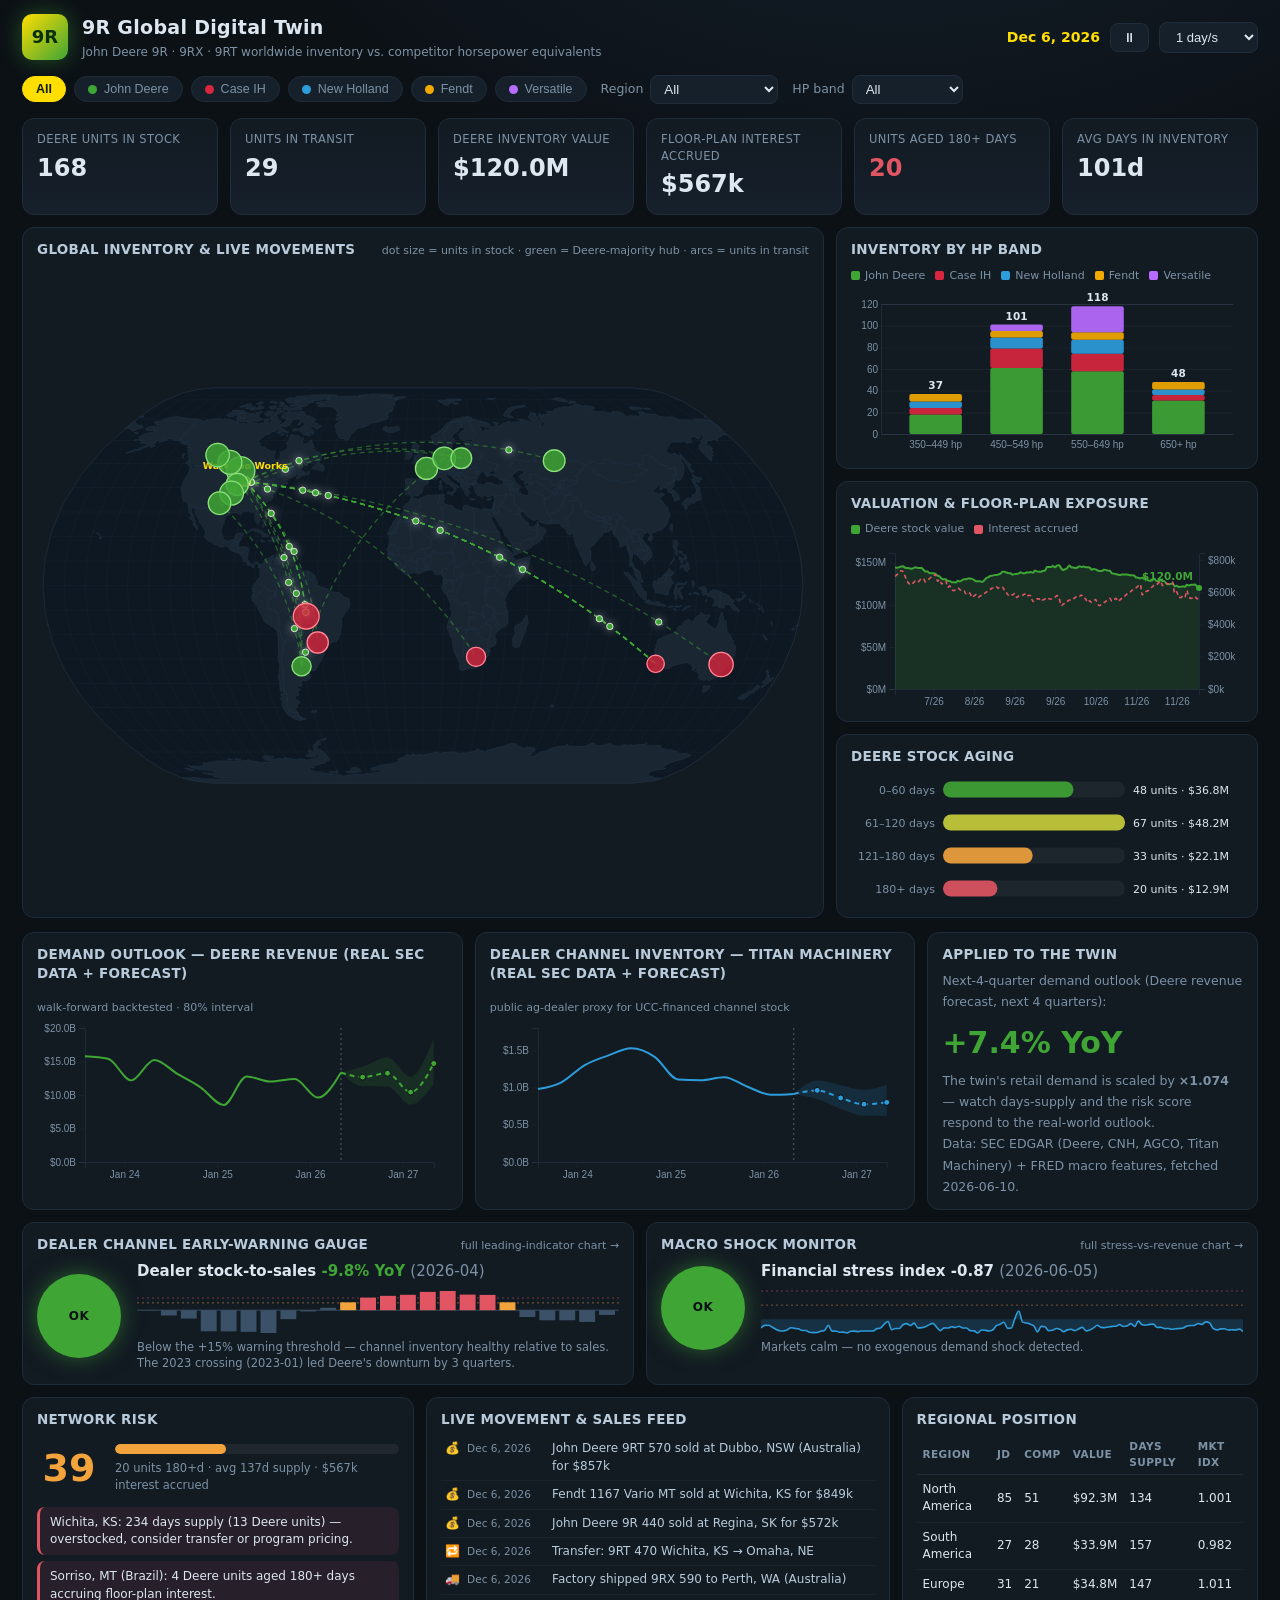
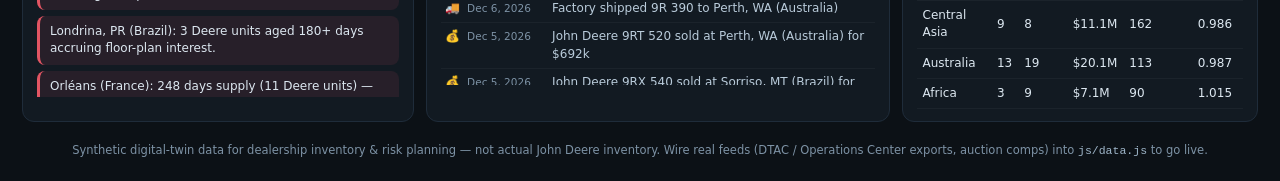
<file: index.html>
<!doctype html>
<html lang="en">
<head>
  <meta charset="utf-8">
  <meta name="viewport" content="width=device-width, initial-scale=1">
  <title>9R Global Digital Twin — Inventory, Movement &amp; Risk</title>
  <link rel="stylesheet" href="css/style.css">
</head>
<body>
  <div id="offline-banner">Could not load bundled map &amp; chart libraries (vendor/) — serve the full repo, e.g. <code>python3 -m http.server</code>.</div>

  <header>
    <div class="brand">
      <div class="logo">9R</div>
      <div>
        <h1>9R Global Digital Twin</h1>
        <p class="sub">John Deere 9R · 9RX · 9RT worldwide inventory vs. competitor horsepower equivalents</p>
      </div>
    </div>
    <div class="sim-controls">
      <span id="sim-date" class="sim-date">—</span>
      <button id="btn-play" class="btn" title="Pause">⏸</button>
      <select id="speed" class="btn" title="Simulation speed">
        <option value="0.5">0.5 day/s</option>
        <option value="1" selected>1 day/s</option>
        <option value="2">2 days/s</option>
        <option value="5">5 days/s</option>
      </select>
    </div>
  </header>

  <div class="filters">
    <div id="brand-chips" class="chips"></div>
    <label class="fsel">Region
      <select id="region-select"></select>
    </label>
    <label class="fsel">HP band
      <select id="band-select"></select>
    </label>
  </div>

  <section class="kpis">
    <div class="kpi"><div class="kpi-label">Deere units in stock</div><div class="kpi-value" id="kpi-stock">–</div></div>
    <div class="kpi"><div class="kpi-label">Units in transit</div><div class="kpi-value" id="kpi-transit">–</div></div>
    <div class="kpi"><div class="kpi-label">Deere inventory value</div><div class="kpi-value" id="kpi-value">–</div></div>
    <div class="kpi"><div class="kpi-label">Floor-plan interest accrued</div><div class="kpi-value" id="kpi-interest">–</div></div>
    <div class="kpi"><div class="kpi-label">Units aged 180+ days</div><div class="kpi-value" id="kpi-aging">–</div></div>
    <div class="kpi"><div class="kpi-label">Avg days in inventory</div><div class="kpi-value" id="kpi-days">–</div></div>
  </section>

  <main class="grid">
    <div class="card map-card">
      <div class="card-head">
        <h2>Global inventory &amp; live movements</h2>
        <span class="hint">dot size = units in stock · green = Deere-majority hub · arcs = units in transit</span>
      </div>
      <div id="map" class="map"></div>
    </div>
    <div class="col">
      <div class="card">
        <div class="card-head"><h2>Inventory by HP band</h2></div>
        <div id="band-legend" class="legend"></div>
        <div id="chart-bands" class="chart"></div>
      </div>
      <div class="card">
        <div class="card-head"><h2>Valuation &amp; floor-plan exposure</h2></div>
        <div class="legend">
          <span class="lg"><i style="background:#3fa535"></i>Deere stock value</span>
          <span class="lg"><i style="background:#e25563"></i>Interest accrued</span>
        </div>
        <div id="chart-valuation" class="chart"></div>
      </div>
      <div class="card">
        <div class="card-head"><h2>Deere stock aging</h2></div>
        <div id="chart-aging" class="chart chart-sm"></div>
      </div>
    </div>
  </main>

  <section class="grid-forecast">
    <div class="card">
      <div class="card-head">
        <h2>Demand outlook — Deere revenue (real SEC data + forecast)</h2>
        <span class="hint">walk-forward backtested · 80% interval</span>
      </div>
      <div id="chart-forecast-de" class="chart"></div>
    </div>
    <div class="card">
      <div class="card-head">
        <h2>Dealer channel inventory — Titan Machinery (real SEC data + forecast)</h2>
        <span class="hint">public ag-dealer proxy for UCC-financed channel stock</span>
      </div>
      <div id="chart-forecast-titn" class="chart"></div>
    </div>
    <div class="card outlook-card">
      <div class="card-head"><h2>Applied to the twin</h2></div>
      <div id="outlook-body" class="outlook-body">Forecast data not loaded — run
        <code>node scripts/fetch-external.js</code> then <code>node scripts/backtest.js</code>,
        and serve the repo over http.</div>
    </div>
  </section>

  <section class="grid-channel">
    <div class="card channel-card">
      <div class="card-head">
        <h2>Dealer channel early-warning gauge</h2>
        <a class="hint link" href="docs/leading-indicator.html" target="_blank">full leading-indicator chart →</a>
      </div>
      <div id="channel-gauge" class="channel-gauge">
        <div class="gauge-light" id="gauge-light"><span id="gauge-level">—</span></div>
        <div class="gauge-body">
          <div id="gauge-headline" class="gauge-headline">Channel signal loading…</div>
          <div id="gauge-spark" class="gauge-spark"></div>
          <div id="gauge-note" class="gauge-note"></div>
        </div>
      </div>
    </div>
    <div class="card channel-card">
      <div class="card-head">
        <h2>Macro shock monitor</h2>
        <a class="hint link" href="docs/shock-monitor.html" target="_blank">full stress-vs-revenue chart →</a>
      </div>
      <div id="shock-gauge" class="channel-gauge">
        <div class="gauge-light" id="shock-light"><span id="shock-level">—</span></div>
        <div class="gauge-body">
          <div id="shock-headline" class="gauge-headline">Stress index loading…</div>
          <div id="shock-spark" class="gauge-spark"></div>
          <div id="shock-note" class="gauge-note"></div>
        </div>
      </div>
    </div>
  </section>

  <section class="grid-bottom">
    <div class="card risk-card">
      <div class="card-head"><h2>Network risk</h2></div>
      <div class="risk-top">
        <div id="risk-score" class="risk-score">–</div>
        <div class="risk-right">
          <div class="risk-bar"><div id="risk-fill"></div></div>
          <div id="risk-meta" class="risk-meta">—</div>
        </div>
      </div>
      <ul id="alerts-list" class="alerts"></ul>
    </div>
    <div class="card">
      <div class="card-head"><h2>Live movement &amp; sales feed</h2></div>
      <ul id="feed-list" class="feed"></ul>
    </div>
    <div class="card">
      <div class="card-head"><h2>Regional position</h2></div>
      <table class="rtable">
        <thead>
          <tr><th>Region</th><th>JD</th><th>Comp</th><th>Value</th><th>Days supply</th><th>Mkt idx</th></tr>
        </thead>
        <tbody id="region-table"></tbody>
      </table>
    </div>
  </section>

  <footer>
    Synthetic digital-twin data for dealership inventory &amp; risk planning — not actual John Deere inventory.
    Wire real feeds (DTAC / Operations Center exports, auction comps) into <code>js/data.js</code> to go live.
  </footer>

  <script src="vendor/d3.v7.min.js"></script>
  <script src="vendor/topojson-client.min.js"></script>
  <script src="js/data.js"></script>
  <script src="js/map.js"></script>
  <script src="js/charts.js"></script>
  <script src="js/main.js"></script>
</body>
</html>
</file>
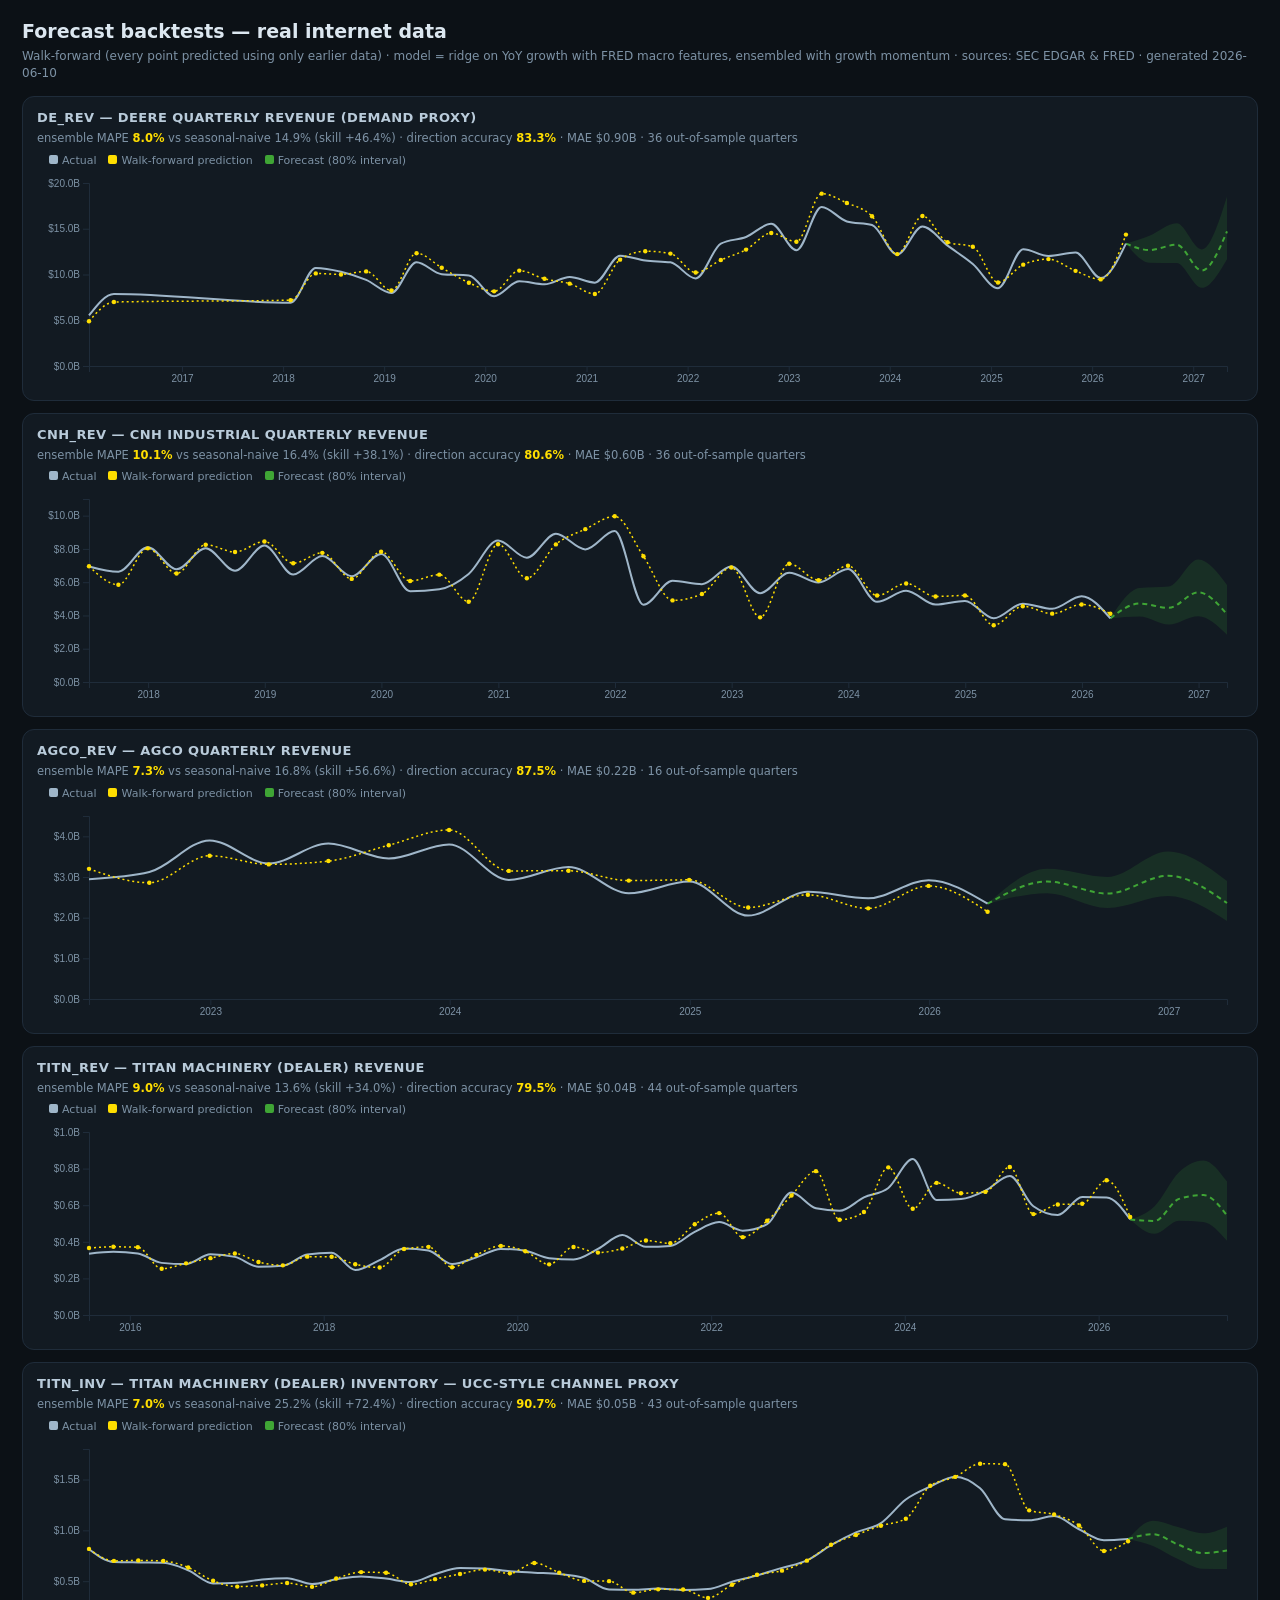
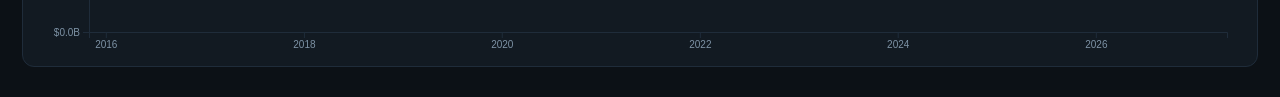
<file: docs/forecast.html>
<!doctype html>
<html lang="en">
<head>
  <meta charset="utf-8">
  <title>9R Twin — Forecast Backtests on Real Data</title>
  <style>
    :root {
      --bg: #0c1116; --panel: #121a22; --line: #1f2c3a;
      --text: #dce7f0; --muted: #7d92a5;
      --green: #3fa535; --yellow: #ffde00; --red: #e25563; --blue: #2d9cdb;
    }
    html, body { margin: 0; background: var(--bg); color: var(--text);
      font: 14px/1.45 "Segoe UI", system-ui, sans-serif; }
    .wrap { max-width: 1480px; margin: 0 auto; padding: 18px 22px; }
    h1 { font-size: 19px; margin: 0 0 2px; }
    .sub { color: var(--muted); font-size: 12px; margin: 0 0 14px; }
    .panel { background: var(--panel); border: 1px solid var(--line); border-radius: 12px;
      padding: 12px 14px; margin-bottom: 12px; }
    .panel h2 { margin: 0 0 2px; font-size: 13px; text-transform: uppercase;
      letter-spacing: 0.4px; color: #b9cbda; }
    .mrow { color: var(--muted); font-size: 11.5px; margin: 2px 0 6px; }
    .mrow b { color: var(--yellow); }
    .legend { color: var(--muted); font-size: 11px; margin-bottom: 4px; }
    .legend i { width: 9px; height: 9px; border-radius: 2px; display: inline-block; margin: 0 4px 0 12px; }
    .chart { height: 215px; }
    svg { width: 100%; height: 100%; display: block; }
    .axis text { fill: var(--muted); font-size: 10px; }
    .axis path, .axis line { stroke: var(--line); }
  </style>
</head>
<body>
<div class="wrap">
  <h1>Forecast backtests — real internet data</h1>
  <p class="sub" id="meta">
    Walk-forward (every point predicted using only earlier data) · model = ridge regression on YoY growth
    with FRED macro features, ensembled with growth momentum · sources: SEC EDGAR &amp; FRED · loading…
  </p>
  <div id="panels"></div>
</div>

<script src="../vendor/d3.v7.min.js"></script>
<script>
fetch("backtest-report.json").then(r => r.json()).then(rep => {
  document.getElementById("meta").innerHTML =
    "Walk-forward (every point predicted using only earlier data) · model = ridge on YoY growth with FRED macro " +
    "features, ensembled with growth momentum · sources: SEC EDGAR &amp; FRED · generated " + rep.generatedAt.slice(0, 10);
  const pct = v => (v * 100).toFixed(1) + "%";
  const fmtB = v => "$" + (v / 1e9).toFixed(2) + "B";

  for (const [key, s] of Object.entries(rep.series)) {
    const div = document.createElement("div");
    div.className = "panel";
    div.innerHTML =
      "<h2>" + key + " — " + s.label + "</h2>" +
      "<div class='mrow'>ensemble MAPE <b>" + pct(s.metrics.ensemble.mape) + "</b>" +
      " vs seasonal-naive " + pct(s.metrics.seasonalNaive.mape) +
      " (skill +" + pct(s.metrics.skillVsSeasonal) + ")" +
      " · direction accuracy <b>" + pct(s.metrics.ensemble.dirAcc) + "</b>" +
      " · MAE " + fmtB(s.metrics.ensemble.mae) +
      " · " + s.metrics.ensemble.n + " out-of-sample quarters</div>" +
      "<div class='legend'><i style='background:#9fb6c9'></i>Actual" +
      "<i style='background:#ffde00'></i>Walk-forward prediction" +
      "<i style='background:#3fa535'></i>Forecast (80% interval)</div>" +
      "<div class='chart' id='c-" + key + "'></div>";
    document.getElementById("panels").appendChild(div);
    draw("#c-" + key, s);
  }

  function draw(sel, s) {
    const el = document.querySelector(sel);
    const w = el.clientWidth, h = el.clientHeight;
    const M = { top: 10, right: 16, bottom: 22, left: 52 };
    const svg = d3.select(el).append("svg").attr("viewBox", "0 0 " + w + " " + h);

    const act = s.points.map(p => ({ dt: new Date(p.date), v: p.actual }));
    const pred = s.points.map(p => ({ dt: new Date(p.date), v: p.ensemble }));
    const fut = (s.forecast || []).map(f => ({ dt: new Date(f.date), v: f.pred, lo: f.lo, hi: f.hi }));
    const all = act.concat(pred, fut);

    const x = d3.scaleTime().domain(d3.extent(all, d => d.dt)).range([M.left, w - M.right]);
    const y = d3.scaleLinear().domain([0, d3.max(all, d => d.hi || d.v) * 1.06]).nice()
      .range([h - M.bottom, M.top]);

    svg.append("g").attr("class", "axis")
      .attr("transform", "translate(" + M.left + ",0)")
      .call(d3.axisLeft(y).ticks(5).tickFormat(v => "$" + (v / 1e9).toFixed(1) + "B"));
    svg.append("g").attr("class", "axis")
      .attr("transform", "translate(0," + (h - M.bottom) + ")")
      .call(d3.axisBottom(x).ticks(8).tickFormat(d3.timeFormat("%Y")));

    const line = d3.line().x(d => x(d.dt)).y(d => y(d.v)).curve(d3.curveMonotoneX);

    if (fut.length) {
      const band = d3.area().x(d => x(d.dt)).y0(d => y(d.lo)).y1(d => y(d.hi)).curve(d3.curveMonotoneX);
      const anchor = act[act.length - 1];
      svg.append("path").datum([{ dt: anchor.dt, lo: anchor.v, hi: anchor.v }].concat(fut))
        .attr("d", band).attr("fill", "#3fa535").attr("opacity", 0.15);
      svg.append("path").datum([anchor].concat(fut)).attr("d", line)
        .attr("fill", "none").attr("stroke", "#3fa535").attr("stroke-width", 2).attr("stroke-dasharray", "5 4");
    }

    svg.append("path").datum(act).attr("d", line)
      .attr("fill", "none").attr("stroke", "#9fb6c9").attr("stroke-width", 2);
    svg.append("path").datum(pred).attr("d", line)
      .attr("fill", "none").attr("stroke", "#ffde00").attr("stroke-width", 1.5).attr("stroke-dasharray", "2 3");
    pred.forEach(d => svg.append("circle").attr("cx", x(d.dt)).attr("cy", y(d.v))
      .attr("r", 2.2).attr("fill", "#ffde00"));
  }
});
</script>
</body>
</html>
</file>
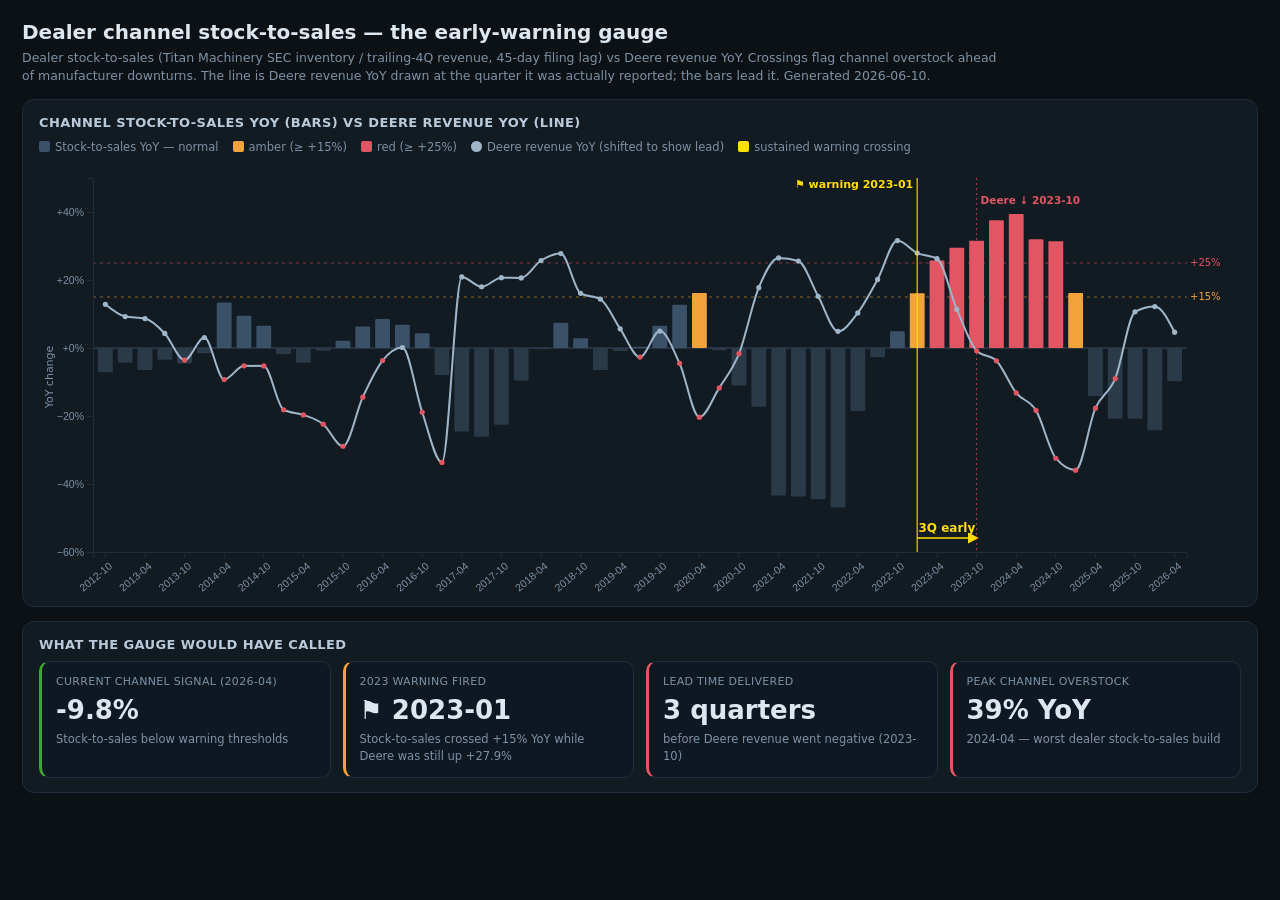
<file: docs/leading-indicator.html>
<!doctype html>
<html lang="en">
<head>
  <meta charset="utf-8">
  <title>9R Twin — Dealer Channel Leading Indicator</title>
  <style>
    :root {
      --bg:#0c1116; --panel:#121a22; --line:#1f2c3a; --text:#dce7f0; --muted:#7d92a5;
      --green:#3fa535; --yellow:#ffde00; --red:#e25563; --amber:#f2a33c; --blue:#2d9cdb;
    }
    html,body{margin:0;background:var(--bg);color:var(--text);font:14px/1.45 "Segoe UI",system-ui,sans-serif;}
    .wrap{max-width:1320px;margin:0 auto;padding:18px 22px;}
    h1{font-size:20px;margin:0 0 2px;}
    .sub{color:var(--muted);font-size:12.5px;margin:0 0 14px;max-width:980px;}
    .panel{background:var(--panel);border:1px solid var(--line);border-radius:12px;padding:14px 16px;margin-bottom:14px;}
    .panel h2{margin:0 0 6px;font-size:13px;text-transform:uppercase;letter-spacing:.4px;color:#b9cbda;}
    .legend{color:var(--muted);font-size:11.5px;margin:2px 0 6px;display:flex;flex-wrap:wrap;gap:14px;align-items:center;}
    .legend i{width:11px;height:11px;border-radius:2px;display:inline-block;margin-right:5px;vertical-align:-1px;}
    .chart{height:430px;}
    svg{width:100%;height:100%;display:block;}
    .axis text{fill:var(--muted);font-size:10.5px;}
    .axis path,.axis line{stroke:var(--line);}
    .axis-title{fill:var(--muted);font-size:11px;}
    .crossing-flag{fill:var(--yellow);font-size:11px;font-weight:700;}
    .lead-label{fill:var(--yellow);font-size:12px;font-weight:700;}
    .cards{display:grid;grid-template-columns:repeat(auto-fit,minmax(220px,1fr));gap:12px;}
    .card{background:#0e1822;border:1px solid var(--line);border-radius:10px;padding:12px 14px;}
    .card .big{font-size:26px;font-weight:800;margin:2px 0;}
    .card .lbl{color:var(--muted);font-size:11px;text-transform:uppercase;letter-spacing:.3px;}
    .card.amber{border-left:3px solid var(--amber);}
    .card.red{border-left:3px solid var(--red);}
    .card.green{border-left:3px solid var(--green);}
    .tt{position:absolute;pointer-events:none;background:rgba(10,16,22,.95);border:1px solid var(--line);
        border-radius:8px;padding:8px 10px;font-size:12px;line-height:1.5;opacity:0;z-index:5;max-width:240px;}
    .now-tag{fill:var(--muted);font-size:10.5px;}
  </style>
</head>
<body>
<div class="wrap">
  <h1>Dealer channel stock-to-sales — the early-warning gauge</h1>
  <p class="sub" id="sub">loading…</p>

  <div class="panel" style="position:relative;">
    <h2>Channel stock-to-sales YoY (bars) vs Deere revenue YoY (line)</h2>
    <div class="legend">
      <span><i style="background:#3a5168"></i>Stock-to-sales YoY — normal</span>
      <span><i style="background:#f2a33c"></i>amber (≥ +15%)</span>
      <span><i style="background:#e25563"></i>red (≥ +25%)</span>
      <span><i style="background:#9fb6c9;border-radius:50%"></i>Deere revenue YoY (shifted to show lead)</span>
      <span><i style="background:#ffde00"></i>sustained warning crossing</span>
    </div>
    <div id="chart" class="chart"></div>
    <div id="tt" class="tt"></div>
  </div>

  <div class="panel">
    <h2>What the gauge would have called</h2>
    <div id="cards" class="cards"></div>
  </div>
</div>

<script src="../vendor/d3.v7.min.js"></script>
<script>
fetch("../data/external/channel-signal.json").then(r=>r.json()).then(data=>{
  const pts = data.points.filter(p=>p.date>="2012-06-01");
  const A = data.thresholds.amber, R = data.thresholds.red;
  document.getElementById("sub").innerHTML =
    data.note + " The line is Deere revenue YoY drawn at the quarter it was actually reported; the bars lead it. "+
    "Generated " + data.generatedAt.slice(0,10) + ".";

  const el = document.getElementById("chart");
  const tt = document.getElementById("tt");
  const W = el.clientWidth, Hh = el.clientHeight;
  const M = {top:16,right:54,bottom:40,left:54};
  const svg = d3.select(el).append("svg").attr("viewBox","0 0 "+W+" "+Hh);

  const x = d3.scaleBand().domain(pts.map(p=>p.date)).range([M.left,W-M.right]).padding(0.25);
  const allY = pts.map(p=>p.stsYoY).concat(pts.map(p=>p.deYoY).filter(v=>v!=null));
  const y = d3.scaleLinear().domain([d3.min(allY)*1.1, d3.max(allY)*1.1]).nice().range([Hh-M.bottom,M.top]);

  // threshold guide lines (amber/red)
  [[A,"#f2a33c"],[R,"#e25563"]].forEach(([thr,col])=>{
    svg.append("line").attr("x1",M.left).attr("x2",W-M.right).attr("y1",y(thr)).attr("y2",y(thr))
      .attr("stroke",col).attr("stroke-dasharray","3 4").attr("opacity",.55);
    svg.append("text").attr("x",W-M.right+3).attr("y",y(thr)+3).attr("fill",col).attr("font-size",10)
      .text(thr===A?"+15%":"+25%");
  });
  // zero line
  svg.append("line").attr("x1",M.left).attr("x2",W-M.right).attr("y1",y(0)).attr("y2",y(0))
    .attr("stroke","#3a4a5c").attr("stroke-width",1);

  // bars
  svg.selectAll("rect.b").data(pts).join("rect").attr("class","b")
    .attr("x",p=>x(p.date)).attr("width",x.bandwidth())
    .attr("y",p=>p.stsYoY>=0?y(p.stsYoY):y(0))
    .attr("height",p=>Math.abs(y(p.stsYoY)-y(0)))
    .attr("fill",p=>p.level==="red"?"#e25563":p.level==="amber"?"#f2a33c":(p.stsYoY>=0?"#3a5168":"#2a3a48"))
    .attr("rx",1)
    .on("mousemove",function(ev,p){
      const r=el.getBoundingClientRect();
      tt.style.opacity=1;
      tt.style.left=(ev.clientX-r.left+12)+"px"; tt.style.top=(ev.clientY-r.top+10)+"px";
      tt.innerHTML="<b>"+p.date+"</b><br>Stock-to-sales: "+p.sts.toFixed(3)+
        "<br>StS YoY: <b>"+(p.stsYoY>=0?"+":"")+(p.stsYoY*100).toFixed(1)+"%</b>"+
        (p.level!=="normal"?" <span style='color:"+(p.level==="red"?"#e25563":"#f2a33c")+"'>"+p.level.toUpperCase()+"</span>":"")+
        "<br>Inventory YoY: "+(p.invYoY>=0?"+":"")+(p.invYoY*100).toFixed(1)+"%"+
        (p.deYoY!=null?"<br>Deere rev YoY (this qtr): "+(p.deYoY>=0?"+":"")+(p.deYoY*100).toFixed(1)+"%":"");
    }).on("mouseleave",()=>tt.style.opacity=0);

  // Deere YoY line + dots
  const line = d3.line().defined(p=>p.deYoY!=null)
    .x(p=>x(p.date)+x.bandwidth()/2).y(p=>y(p.deYoY)).curve(d3.curveMonotoneX);
  svg.append("path").datum(pts).attr("d",line).attr("fill","none")
    .attr("stroke","#9fb6c9").attr("stroke-width",2);
  svg.selectAll("circle.de").data(pts.filter(p=>p.deYoY!=null)).join("circle").attr("class","de")
    .attr("cx",p=>x(p.date)+x.bandwidth()/2).attr("cy",p=>y(p.deYoY)).attr("r",2.6)
    .attr("fill",p=>p.deYoY<0?"#e25563":"#9fb6c9");

  // crossings: vertical flag + lead arrow to first Deere downturn
  data.crossings.forEach(c=>{
    if(!x(c.start))return;
    const cx=x(c.start)+x.bandwidth()/2;
    svg.append("line").attr("x1",cx).attr("x2",cx).attr("y1",M.top).attr("y2",Hh-M.bottom)
      .attr("stroke","#ffde00").attr("stroke-width",1.4).attr("opacity",.8);
    svg.append("text").attr("class","crossing-flag").attr("x",cx-4).attr("y",M.top+10)
      .attr("text-anchor","end").text("⚑ warning "+c.start.slice(0,7));
    if(c.firstDeereDownturn && x(pointDateNear(c.firstDeereDownturn))){
      const dx=x(pointDateNear(c.firstDeereDownturn))+x.bandwidth()/2;
      const yArrow=Hh-M.bottom-14;
      svg.append("line").attr("x1",cx).attr("x2",dx).attr("y1",yArrow).attr("y2",yArrow)
        .attr("stroke","#ffde00").attr("stroke-width",1.6).attr("marker-end","url(#arrow)");
      svg.append("line").attr("x1",dx).attr("x2",dx).attr("y1",M.top).attr("y2",Hh-M.bottom)
        .attr("stroke","#e25563").attr("stroke-dasharray","2 3").attr("opacity",.7);
      svg.append("text").attr("class","lead-label").attr("x",(cx+dx)/2).attr("y",yArrow-6)
        .attr("text-anchor","middle").text(c.leadQuarters+"Q early");
      svg.append("text").attr("x",dx+4).attr("y",M.top+26).attr("fill","#e25563").attr("font-size",10.5)
        .attr("font-weight",700).text("Deere ↓ "+c.firstDeereDownturn.slice(0,7));
    }
  });
  svg.append("defs").append("marker").attr("id","arrow").attr("viewBox","0 0 10 10")
    .attr("refX",8).attr("refY",5).attr("markerWidth",7).attr("markerHeight",7).attr("orient","auto")
    .append("path").attr("d","M0,0L10,5L0,10z").attr("fill","#ffde00");

  function pointDateNear(d){ // snap a Deere date to the nearest bar date on the x axis
    let best=pts[0].date,bd=1e9;
    for(const p of pts){const dd=Math.abs(new Date(p.date)-new Date(d));if(dd<bd){bd=dd;best=p.date;}}
    return best;
  }

  // axes
  svg.append("g").attr("class","axis").attr("transform","translate(0,"+(Hh-M.bottom)+")")
    .call(d3.axisBottom(x).tickValues(pts.filter((p,i)=>i%2===0).map(p=>p.date))
      .tickFormat(d=>d.slice(0,7))).selectAll("text").attr("transform","rotate(-40)").attr("text-anchor","end").attr("dx","-4");
  svg.append("g").attr("class","axis").attr("transform","translate("+M.left+",0)")
    .call(d3.axisLeft(y).ticks(6).tickFormat(d3.format("+.0%")));
  svg.append("text").attr("class","axis-title").attr("transform","rotate(-90)")
    .attr("x",-(Hh/2)).attr("y",14).attr("text-anchor","middle").text("YoY change");

  // summary cards
  const cards=document.getElementById("cards");
  const latest=pts[pts.length-1];
  const c=data.crossings[0];
  const mk=(cls,lbl,big,sub)=>`<div class="card ${cls}"><div class="lbl">${lbl}</div><div class="big">${big}</div><div style="color:var(--muted);font-size:11.5px">${sub}</div></div>`;
  let html="";
  html+=mk(latest.level==="red"?"red":latest.level==="amber"?"amber":"green",
    "Current channel signal ("+latest.date.slice(0,7)+")",
    (latest.stsYoY>=0?"+":"")+(latest.stsYoY*100).toFixed(1)+"%",
    latest.level==="normal"?"Stock-to-sales below warning thresholds":"Above "+latest.level+" threshold");
  if(c){
    html+=mk("amber","2023 warning fired","⚑ "+c.start.slice(0,7),
      "Stock-to-sales crossed +15% YoY while Deere was still up "+ "+27.9%");
    html+=mk("red","Lead time delivered",c.leadQuarters+" quarters",
      "before Deere revenue went negative ("+c.firstDeereDownturn.slice(0,7)+")");
  }
  const peak=pts.reduce((a,b)=>b.stsYoY>a.stsYoY?b:a);
  html+=mk("red","Peak channel overstock",(peak.stsYoY*100).toFixed(0)+"% YoY",
    peak.date.slice(0,7)+" — worst dealer stock-to-sales build");
  cards.innerHTML=html;
});
</script>
</body>
</html>
</file>
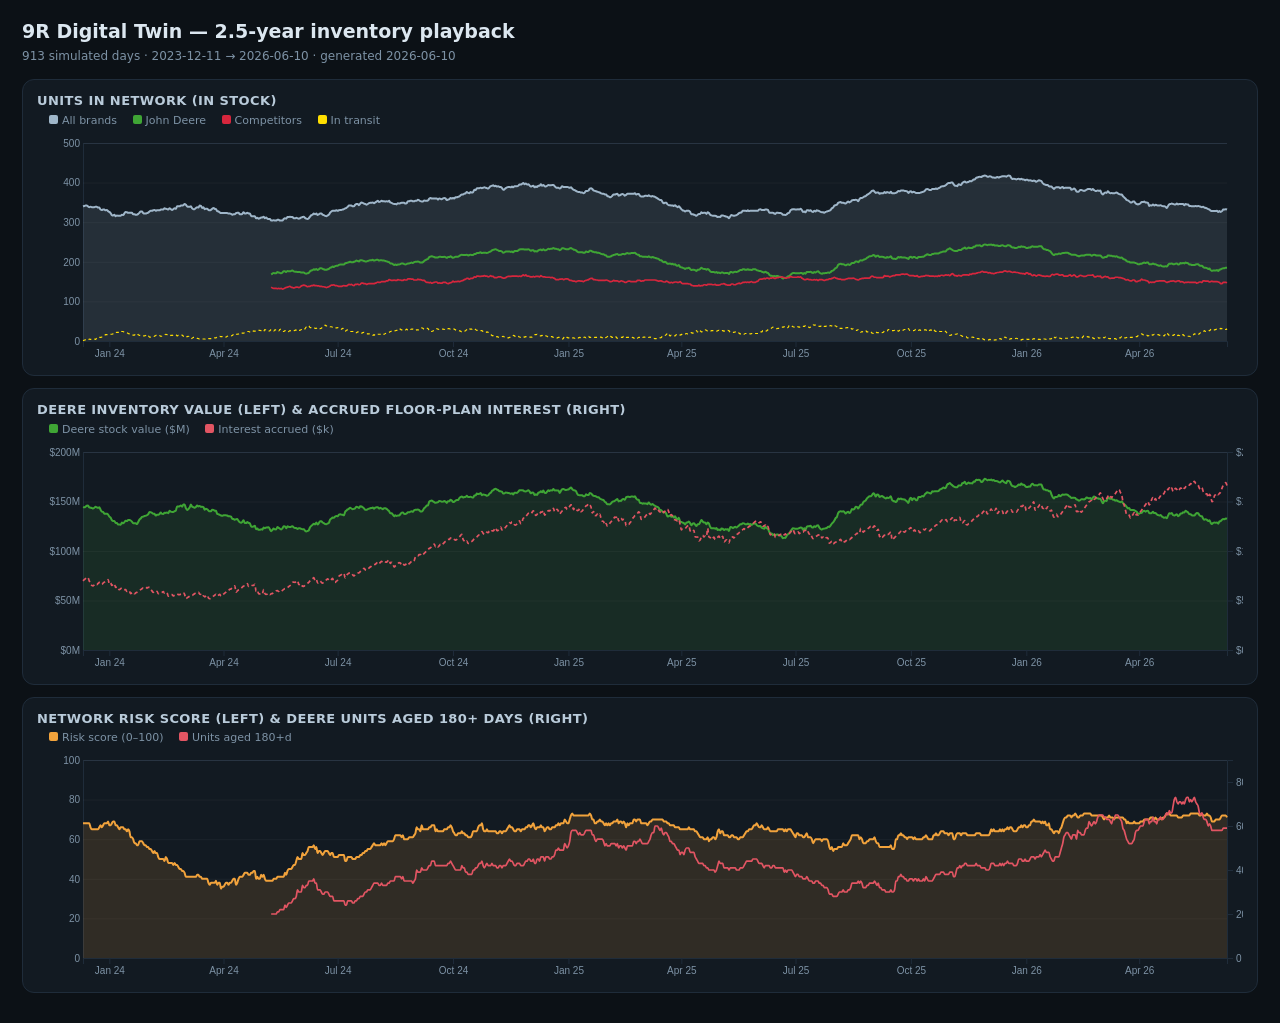
<file: docs/replay.html>
<!doctype html>
<html lang="en">
<head>
  <meta charset="utf-8">
  <title>9R Digital Twin — 2.5-Year Inventory Playback</title>
  <style>
    :root {
      --bg: #0c1116; --panel: #121a22; --line: #1f2c3a;
      --text: #dce7f0; --muted: #7d92a5;
      --green: #3fa535; --yellow: #ffde00; --red: #e25563; --amber: #f2a33c; --blue: #2d9cdb;
    }
    html, body { margin: 0; background: var(--bg); color: var(--text);
      font: 14px/1.45 "Segoe UI", system-ui, sans-serif; }
    .wrap { max-width: 1480px; margin: 0 auto; padding: 18px 22px; }
    h1 { font-size: 19px; margin: 0 0 2px; }
    .sub { color: var(--muted); font-size: 12px; margin: 0 0 14px; }
    .panel { background: var(--panel); border: 1px solid var(--line); border-radius: 12px;
      padding: 12px 14px; margin-bottom: 12px; }
    .panel h2 { margin: 0 0 2px; font-size: 13px; text-transform: uppercase;
      letter-spacing: 0.4px; color: #b9cbda; }
    .legend { color: var(--muted); font-size: 11px; margin-bottom: 4px; }
    .legend i { width: 9px; height: 9px; border-radius: 2px; display: inline-block; margin: 0 4px 0 12px; }
    .chart { height: 230px; }
    svg { width: 100%; height: 100%; display: block; }
    .axis text { fill: var(--muted); font-size: 10px; }
    .axis path, .axis line { stroke: var(--line); }
    .grid line { stroke: rgba(255,255,255,0.04); }
  </style>
</head>
<body>
<div class="wrap">
  <h1>9R Digital Twin — 2.5-year inventory playback</h1>
  <p class="sub" id="meta">loading…</p>

  <div class="panel">
    <h2>Units in network (in stock)</h2>
    <div class="legend">
      <i style="background:#9fb6c9"></i>All brands
      <i style="background:#3fa535"></i>John Deere
      <i style="background:#d7263d"></i>Competitors
      <i style="background:#ffde00"></i>In transit
    </div>
    <div id="c-stock" class="chart"></div>
  </div>

  <div class="panel">
    <h2>Deere inventory value (left) &amp; accrued floor-plan interest (right)</h2>
    <div class="legend">
      <i style="background:#3fa535"></i>Deere stock value ($M)
      <i style="background:#e25563"></i>Interest accrued ($k)
    </div>
    <div id="c-value" class="chart"></div>
  </div>

  <div class="panel">
    <h2>Network risk score (left) &amp; Deere units aged 180+ days (right)</h2>
    <div class="legend">
      <i style="background:#f2a33c"></i>Risk score (0–100)
      <i style="background:#e25563"></i>Units aged 180+d
    </div>
    <div id="c-risk" class="chart"></div>
  </div>
</div>

<script src="../vendor/d3.v7.min.js"></script>
<script>
fetch("replay-data.json").then(r => r.json()).then(data => {
  const days = data.days.map(d => Object.assign({}, d, { dt: new Date(d.date) }));
  document.getElementById("meta").textContent =
    days.length + " simulated days · " + days[0].date + " → " + days[days.length - 1].date +
    " · generated " + data.generatedAt.slice(0, 10);

  // generic multi-series line chart with optional right axis
  function chart(sel, series, opts) {
    const el = document.querySelector(sel);
    const w = el.clientWidth, h = el.clientHeight;
    const M = { top: 10, right: opts.right ? 46 : 16, bottom: 22, left: 46 };
    const svg = d3.select(el).append("svg").attr("viewBox", "0 0 " + w + " " + h);

    const x = d3.scaleTime().domain(d3.extent(days, d => d.dt)).range([M.left, w - M.right]);
    const leftSeries = series.filter(s => !s.right);
    const rightSeries = series.filter(s => s.right);
    const yL = d3.scaleLinear()
      .domain([opts.y0 != null ? opts.y0 : 0,
        (opts.yMax || d3.max(leftSeries, s => d3.max(days, d => d[s.key] != null ? d[s.key] : 0)) * 1.08)])
      .nice().range([h - M.bottom, M.top]);
    let yR = null;
    if (rightSeries.length) {
      yR = d3.scaleLinear()
        .domain([0, d3.max(rightSeries, s => d3.max(days, d => d[s.key] != null ? d[s.key] : 0)) * 1.1])
        .nice().range([h - M.bottom, M.top]);
    }

    svg.append("g").attr("class", "axis grid")
      .attr("transform", "translate(" + M.left + ",0)")
      .call(d3.axisLeft(yL).ticks(5).tickSize(-(w - M.left - M.right))
        .tickFormat(opts.fmtL || d3.format("~s")));
    if (yR) svg.append("g").attr("class", "axis")
      .attr("transform", "translate(" + (w - M.right) + ",0)")
      .call(d3.axisRight(yR).ticks(5).tickFormat(opts.fmtR || d3.format("~s")));
    svg.append("g").attr("class", "axis")
      .attr("transform", "translate(0," + (h - M.bottom) + ")")
      .call(d3.axisBottom(x).ticks(d3.timeMonth.every(3)).tickFormat(d3.timeFormat("%b %y")));

    series.forEach(s => {
      const y = s.right ? yR : yL;
      const line = d3.line()
        .defined(d => d[s.key] != null)
        .x(d => x(d.dt)).y(d => y(d[s.key]))
        .curve(d3.curveMonotoneX);
      if (s.area) {
        const area = d3.area()
          .defined(d => d[s.key] != null)
          .x(d => x(d.dt)).y0(y(0)).y1(d => y(d[s.key]))
          .curve(d3.curveMonotoneX);
        svg.append("path").datum(days).attr("d", area).attr("fill", s.color).attr("opacity", 0.13);
      }
      svg.append("path").datum(days).attr("d", line)
        .attr("fill", "none").attr("stroke", s.color)
        .attr("stroke-width", s.width || 1.7)
        .attr("stroke-dasharray", s.dash || null);
    });
  }

  chart("#c-stock", [
    { key: "stock", color: "#9fb6c9", width: 2, area: true },
    { key: "stockDeere", color: "#3fa535", width: 2 },
    { key: "stockComp", color: "#d7263d" },
    { key: "transit", color: "#ffde00", dash: "3 3", width: 1.2 },
  ], { fmtL: d3.format("d") });

  chart("#c-value", [
    { key: "valueDeere", color: "#3fa535", width: 2, area: true },
    { key: "exposure", color: "#e25563", right: true, dash: "4 3" },
  ], { fmtL: v => "$" + Math.round(v / 1e6) + "M", fmtR: v => "$" + Math.round(v / 1e3) + "k" });

  chart("#c-risk", [
    { key: "riskScore", color: "#f2a33c", width: 2, area: true },
    { key: "aged180", color: "#e25563", right: true },
  ], { yMax: 100, fmtL: d3.format("d"), fmtR: d3.format("d") });
});
</script>
</body>
</html>
</file>
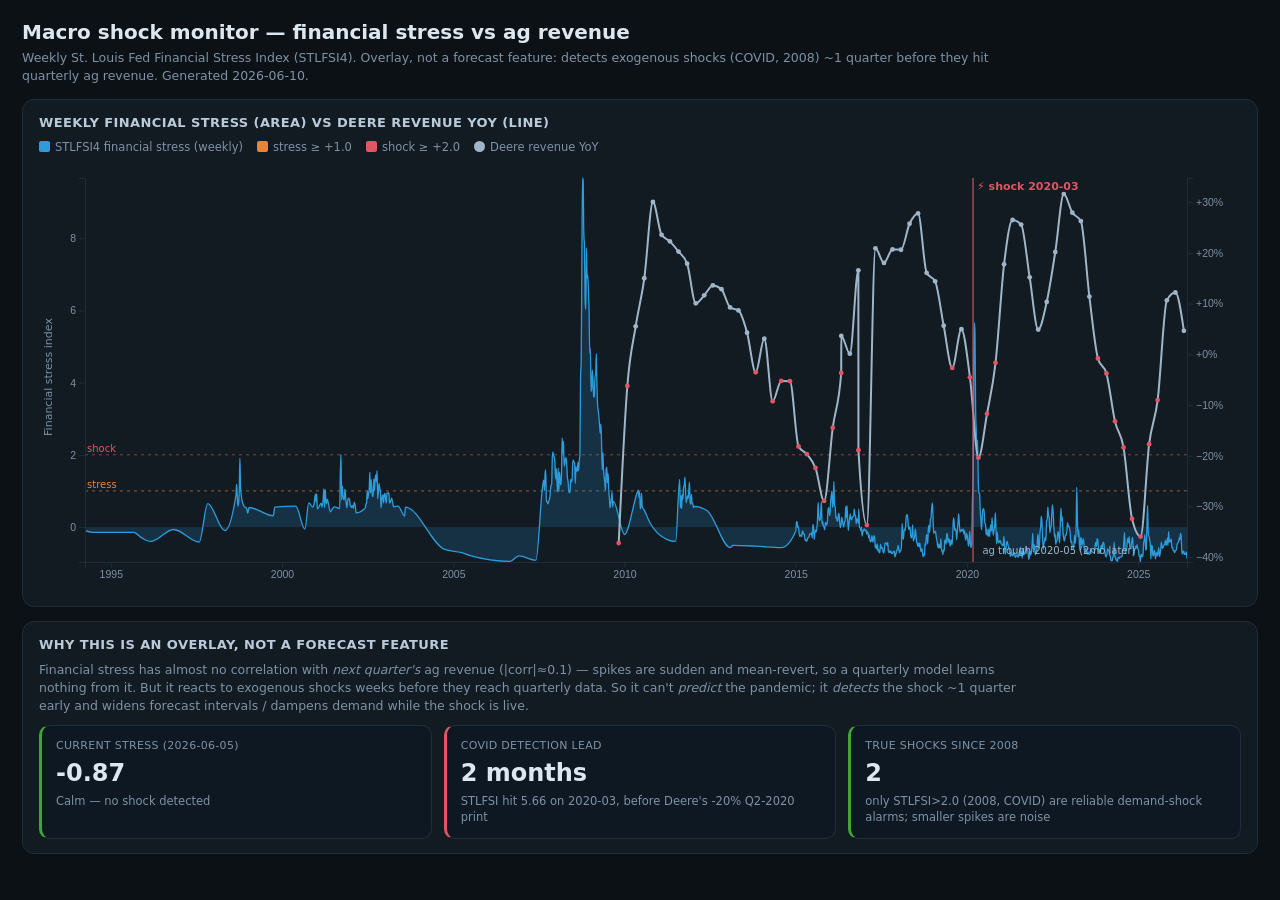
<file: docs/shock-monitor.html>
<!doctype html>
<html lang="en">
<head>
  <meta charset="utf-8">
  <title>9R Twin — Macro Shock Monitor</title>
  <style>
    :root{--bg:#0c1116;--panel:#121a22;--line:#1f2c3a;--text:#dce7f0;--muted:#7d92a5;
      --green:#3fa535;--yellow:#ffde00;--red:#e25563;--amber:#f2a33c;--blue:#2d9cdb;}
    html,body{margin:0;background:var(--bg);color:var(--text);font:14px/1.45 "Segoe UI",system-ui,sans-serif;}
    .wrap{max-width:1320px;margin:0 auto;padding:18px 22px;}
    h1{font-size:20px;margin:0 0 2px;}
    .sub{color:var(--muted);font-size:12.5px;margin:0 0 14px;max-width:1000px;}
    .panel{background:var(--panel);border:1px solid var(--line);border-radius:12px;padding:14px 16px;margin-bottom:14px;position:relative;}
    .panel h2{margin:0 0 6px;font-size:13px;text-transform:uppercase;letter-spacing:.4px;color:#b9cbda;}
    .legend{color:var(--muted);font-size:11.5px;margin:2px 0 6px;display:flex;flex-wrap:wrap;gap:14px;align-items:center;}
    .legend i{width:11px;height:11px;border-radius:2px;display:inline-block;margin-right:5px;vertical-align:-1px;}
    .chart{height:430px;} svg{width:100%;height:100%;display:block;}
    .axis text{fill:var(--muted);font-size:10.5px;} .axis path,.axis line{stroke:var(--line);}
    .axis-title{fill:var(--muted);font-size:11px;}
    .cards{display:grid;grid-template-columns:repeat(auto-fit,minmax(220px,1fr));gap:12px;}
    .card{background:#0e1822;border:1px solid var(--line);border-radius:10px;padding:12px 14px;}
    .card .big{font-size:24px;font-weight:800;margin:2px 0;}
    .card .lbl{color:var(--muted);font-size:11px;text-transform:uppercase;letter-spacing:.3px;}
    .card.shock{border-left:3px solid var(--red);} .card.green{border-left:3px solid var(--green);}
    .tt{position:absolute;pointer-events:none;background:rgba(10,16,22,.95);border:1px solid var(--line);
      border-radius:8px;padding:8px 10px;font-size:12px;opacity:0;z-index:5;}
  </style>
</head>
<body>
<div class="wrap">
  <h1>Macro shock monitor — financial stress vs ag revenue</h1>
  <p class="sub" id="sub">loading…</p>
  <div class="panel">
    <h2>Weekly financial stress (area) vs Deere revenue YoY (line)</h2>
    <div class="legend">
      <span><i style="background:#2d9cdb"></i>STLFSI4 financial stress (weekly)</span>
      <span><i style="background:#e8843a"></i>stress ≥ +1.0</span>
      <span><i style="background:#e25563"></i>shock ≥ +2.0</span>
      <span><i style="background:#9fb6c9;border-radius:50%"></i>Deere revenue YoY</span>
    </div>
    <div id="chart" class="chart"></div>
    <div id="tt" class="tt"></div>
  </div>
  <div class="panel">
    <h2>Why this is an overlay, not a forecast feature</h2>
    <p class="sub" style="margin:0 0 10px">Financial stress has almost no correlation with <i>next quarter's</i> ag revenue
      (|corr|≈0.1) — spikes are sudden and mean-revert, so a quarterly model learns nothing from it. But it reacts to
      exogenous shocks weeks before they reach quarterly data. So it can't <i>predict</i> the pandemic; it <i>detects</i>
      the shock ~1 quarter early and widens forecast intervals / dampens demand while the shock is live.</p>
    <div id="cards" class="cards"></div>
  </div>
</div>
<script src="../vendor/d3.v7.min.js"></script>
<script>
fetch("../data/external/shock-signal.json").then(r=>r.json()).then(data=>{
  document.getElementById("sub").innerHTML = data.rationale + " Generated " + data.generatedAt.slice(0,10) + ".";
  const wk = data.weekly, de = data.deRevYoY, thr = data.thresholds;
  const el=document.getElementById("chart"), tt=document.getElementById("tt");
  const Wd=el.clientWidth, Hh=el.clientHeight, M={top:16,right:54,bottom:30,left:46};
  const svg=d3.select(el).append("svg").attr("viewBox","0 0 "+Wd+" "+Hh);
  const parse=d=>new Date(d);
  const x=d3.scaleTime().domain([parse(wk[0].date),parse(wk[wk.length-1].date)]).range([M.left,Wd-M.right]);
  const yS=d3.scaleLinear().domain([Math.min(-0.5,d3.min(wk,d=>d.v)), Math.max(thr.shock+1,d3.max(wk,d=>d.v))]).range([Hh-M.bottom,M.top]);
  const deExt=d3.extent(de,d=>d.yoy);
  const yD=d3.scaleLinear().domain([deExt[0]*1.1,deExt[1]*1.1]).range([Hh-M.bottom,M.top]);

  // shock-region shading
  [[thr.stress,"#e8843a"],[thr.shock,"#e25563"]].forEach(([t,c])=>{
    svg.append("line").attr("x1",M.left).attr("x2",Wd-M.right).attr("y1",yS(t)).attr("y2",yS(t))
      .attr("stroke",c).attr("stroke-dasharray","3 4").attr("opacity",.6);
    svg.append("text").attr("x",M.left+2).attr("y",yS(t)-3).attr("fill",c).attr("font-size",10).text(t>=2?"shock":"stress");
  });

  const area=d3.area().x(d=>x(parse(d.date))).y0(yS(0)).y1(d=>yS(d.v)).curve(d3.curveMonotoneX);
  svg.append("path").datum(wk).attr("d",area).attr("fill","rgba(45,156,219,.18)");
  svg.append("path").datum(wk).attr("d",d3.line().x(d=>x(parse(d.date))).y(d=>yS(d.v)).curve(d3.curveMonotoneX))
    .attr("fill","none").attr("stroke","#2d9cdb").attr("stroke-width",1.3);

  // Deere YoY line on right axis
  svg.append("path").datum(de).attr("d",d3.line().x(d=>x(parse(d.date))).y(d=>yD(d.yoy)).curve(d3.curveMonotoneX))
    .attr("fill","none").attr("stroke","#9fb6c9").attr("stroke-width",2);
  svg.selectAll("circle.de").data(de).join("circle").attr("class","de")
    .attr("cx",d=>x(parse(d.date))).attr("cy",d=>yD(d.yoy)).attr("r",2.4).attr("fill",d=>d.yoy<0?"#e25563":"#9fb6c9");

  // flag the two true shocks
  data.episodes.filter(e=>e.level==="shock"&&e.agTrough).forEach(e=>{
    const sx=x(parse(e.onsetDate));
    svg.append("line").attr("x1",sx).attr("x2",sx).attr("y1",M.top).attr("y2",Hh-M.bottom)
      .attr("stroke","#e25563").attr("stroke-width",1.4).attr("opacity",.8);
    svg.append("text").attr("x",sx+4).attr("y",M.top+12).attr("fill","#e25563").attr("font-size",11).attr("font-weight",700)
      .text("⚡ shock "+e.onsetDate.slice(0,7));
    const tx=x(parse(e.agTrough.date));
    svg.append("text").attr("x",tx+4).attr("y",Hh-M.bottom-8).attr("fill","#9fb6c9").attr("font-size",10)
      .text("ag trough "+e.agTrough.date.slice(0,7)+" ("+e.agTrough.leadMonths+"mo later)");
  });

  svg.append("g").attr("class","axis").attr("transform","translate(0,"+(Hh-M.bottom)+")")
    .call(d3.axisBottom(x).ticks(10).tickFormat(d3.timeFormat("%Y")));
  svg.append("g").attr("class","axis").attr("transform","translate("+M.left+",0)")
    .call(d3.axisLeft(yS).ticks(6));
  svg.append("g").attr("class","axis").attr("transform","translate("+(Wd-M.right)+",0)")
    .call(d3.axisRight(yD).ticks(6).tickFormat(d3.format("+.0%")));
  svg.append("text").attr("class","axis-title").attr("transform","rotate(-90)").attr("x",-(Hh/2)).attr("y",13)
    .attr("text-anchor","middle").text("Financial stress index");

  const cards=document.getElementById("cards");
  const mk=(cls,lbl,big,sub)=>`<div class="card ${cls}"><div class="lbl">${lbl}</div><div class="big">${big}</div><div style="color:var(--muted);font-size:11.5px">${sub}</div></div>`;
  let html="";
  const c=data.current;
  html+=mk(c.level==="calm"?"green":"shock","Current stress ("+c.date+")",(c.value>=0?"+":"")+c.value,
    c.level==="calm"?"Calm — no shock detected":c.level.toUpperCase());
  const covid=data.episodes.find(e=>e.onsetDate.startsWith("2020"));
  if(covid&&covid.agTrough)
    html+=mk("shock","COVID detection lead",covid.agTrough.leadMonths+" months","STLFSI hit "+covid.peak+" on "+covid.peakDate.slice(0,7)+", before Deere's "+(covid.agTrough.trough*100).toFixed(0)+"% Q2-2020 print");
  html+=mk("green","True shocks since 2008","2","only STLFSI>2.0 (2008, COVID) are reliable demand-shock alarms; smaller spikes are noise");
  cards.innerHTML=html;
});
</script>
</body>
</html>
</file>
<file: css/style.css>
/* 9R Global Digital Twin — dark dashboard theme, John Deere accents */

:root {
  --bg: #0c1116;
  --panel: #121a22;
  --panel-2: #16202b;
  --line: #1f2c3a;
  --text: #dce7f0;
  --muted: #7d92a5;
  --jd-green: #3fa535;
  --jd-yellow: #ffde00;
  --red: #e25563;
  --amber: #f2a33c;
}

* { box-sizing: border-box; }

html, body {
  margin: 0;
  background: radial-gradient(1200px 700px at 70% -10%, #14202c 0%, var(--bg) 55%);
  color: var(--text);
  font: 14px/1.45 "Segoe UI", system-ui, -apple-system, sans-serif;
}

#offline-banner {
  display: none;
  background: var(--red);
  color: #fff;
  padding: 8px 16px;
  text-align: center;
}

/* ---------------- header ---------------- */
header {
  display: flex;
  align-items: center;
  justify-content: space-between;
  flex-wrap: wrap;
  gap: 12px;
  padding: 14px 22px 8px;
}

.brand { display: flex; align-items: center; gap: 14px; }

.logo {
  width: 46px; height: 46px;
  border-radius: 10px;
  display: grid; place-items: center;
  font-weight: 800; font-size: 18px;
  color: #08300a;
  background: linear-gradient(135deg, var(--jd-yellow), var(--jd-green));
  box-shadow: 0 0 22px rgba(63, 165, 53, 0.45);
}

h1 { margin: 0; font-size: 19px; letter-spacing: 0.3px; }
.sub { margin: 2px 0 0; color: var(--muted); font-size: 12px; }

.sim-controls { display: flex; align-items: center; gap: 10px; }
.sim-date { color: var(--jd-yellow); font-weight: 600; font-variant-numeric: tabular-nums; }

.btn {
  background: var(--panel-2);
  color: var(--text);
  border: 1px solid var(--line);
  border-radius: 8px;
  padding: 6px 12px;
  font-size: 13px;
  cursor: pointer;
}
.btn:hover { border-color: var(--jd-green); }

/* ---------------- filters ---------------- */
.filters {
  display: flex;
  align-items: center;
  flex-wrap: wrap;
  gap: 14px;
  padding: 6px 22px 4px;
}

.chips { display: flex; flex-wrap: wrap; gap: 8px; }

.chip {
  display: inline-flex; align-items: center; gap: 7px;
  background: var(--panel-2);
  color: var(--muted);
  border: 1px solid var(--line);
  border-radius: 999px;
  padding: 5px 13px;
  font-size: 12.5px;
  cursor: pointer;
  transition: all 0.15s;
}
.chip i { width: 9px; height: 9px; border-radius: 50%; display: inline-block; }
.chip:hover { color: var(--text); }
.chip.active {
  color: #0b1c0b;
  background: var(--jd-yellow);
  border-color: var(--jd-yellow);
  font-weight: 600;
}
.chip.active i { outline: 1px solid rgba(0,0,0,0.3); }

.fsel { color: var(--muted); font-size: 12.5px; display: inline-flex; align-items: center; gap: 7px; }
.fsel select {
  background: var(--panel-2);
  color: var(--text);
  border: 1px solid var(--line);
  border-radius: 8px;
  padding: 5px 9px;
}

/* ---------------- KPI cards ---------------- */
.kpis {
  display: grid;
  grid-template-columns: repeat(6, 1fr);
  gap: 12px;
  padding: 10px 22px;
}

.kpi {
  background: linear-gradient(180deg, var(--panel) 0%, var(--panel-2) 100%);
  border: 1px solid var(--line);
  border-radius: 12px;
  padding: 12px 14px;
}
.kpi-label { color: var(--muted); font-size: 11.5px; text-transform: uppercase; letter-spacing: 0.4px; }
.kpi-value { font-size: 24px; font-weight: 700; margin-top: 3px; font-variant-numeric: tabular-nums; }
.kpi-value.warn { color: var(--amber); }
.kpi-value.bad { color: var(--red); }

/* ---------------- layout ---------------- */
.grid {
  display: grid;
  grid-template-columns: minmax(0, 1.9fr) minmax(320px, 1fr);
  gap: 12px;
  padding: 2px 22px;
}

.col { display: flex; flex-direction: column; gap: 12px; min-width: 0; }

.grid-forecast {
  display: grid;
  grid-template-columns: 1.2fr 1.2fr 0.9fr;
  gap: 12px;
  padding: 12px 22px 0;
}

.outlook-body { color: var(--muted); font-size: 12.5px; line-height: 1.7; }
.outlook-body .big {
  font-size: 30px;
  font-weight: 800;
  color: var(--jd-yellow);
  display: block;
  margin: 4px 0 2px;
}
.outlook-body .pos { color: var(--jd-green); font-weight: 700; }
.outlook-body .neg { color: var(--red); font-weight: 700; }
.outlook-body code { color: #9fb6c9; }

.grid-bottom {
  display: grid;
  grid-template-columns: 1.1fr 1.3fr 1fr;
  gap: 12px;
  padding: 12px 22px 4px;
}

.grid-channel { padding: 12px 22px 0; display: grid; grid-template-columns: 1fr 1fr; gap: 12px; }
.link { color: var(--blue); text-decoration: none; }
.link:hover { text-decoration: underline; }

.channel-gauge { display: flex; gap: 16px; align-items: center; }
.gauge-light {
  flex: none;
  width: 84px; height: 84px;
  border-radius: 50%;
  display: grid; place-items: center;
  font-weight: 800; font-size: 12px; letter-spacing: .5px;
  color: #0b1116;
  background: #3a4a5c;
  box-shadow: 0 0 0 4px rgba(255,255,255,0.03);
}
.gauge-light.normal, .gauge-light.calm { background: var(--jd-green); box-shadow: 0 0 22px rgba(63,165,53,.5); }
.gauge-light.amber, .gauge-light.watch  { background: var(--amber);  box-shadow: 0 0 22px rgba(242,163,60,.55); }
.gauge-light.stress { background: #e8843a; box-shadow: 0 0 24px rgba(232,132,58,.6); }
.gauge-light.red, .gauge-light.shock { background: var(--red); box-shadow: 0 0 26px rgba(226,85,99,.65); animation: gaugePulse 1.8s ease-out infinite; }
@keyframes gaugePulse { 0%{box-shadow:0 0 18px rgba(226,85,99,.5);} 50%{box-shadow:0 0 34px rgba(226,85,99,.85);} 100%{box-shadow:0 0 18px rgba(226,85,99,.5);} }

.gauge-body { flex: 1; min-width: 0; }
.gauge-headline { font-size: 15px; font-weight: 600; margin-bottom: 6px; }
.gauge-headline .pos { color: var(--red); }
.gauge-headline .neg { color: var(--jd-green); }
.gauge-spark { height: 46px; margin: 4px 0; }
.gauge-spark svg { width: 100%; height: 100%; }
.gauge-note { color: var(--muted); font-size: 11.5px; }

.card {
  background: var(--panel);
  border: 1px solid var(--line);
  border-radius: 12px;
  padding: 12px 14px;
  min-width: 0;
  overflow: hidden;
}

.card-head { display: flex; align-items: baseline; justify-content: space-between; gap: 10px; flex-wrap: wrap; }
.card-head h2 { margin: 0 0 6px; font-size: 13.5px; letter-spacing: 0.3px; color: #b9cbda; text-transform: uppercase; }
.hint { color: var(--muted); font-size: 11px; }

.legend { display: flex; flex-wrap: wrap; gap: 10px; margin: 2px 0 4px; }
.lg { color: var(--muted); font-size: 11px; display: inline-flex; align-items: center; gap: 5px; }
.lg i { width: 9px; height: 9px; border-radius: 2px; display: inline-block; }

.chart { height: 168px; }
.chart-sm { height: 132px; }
.chart svg, .map svg { width: 100%; height: 100%; display: block; }

/* ---------------- map ---------------- */
.map-card { display: flex; flex-direction: column; }
.map { position: relative; flex: 1; min-height: 520px; }

.sphere { fill: #0e1822; stroke: var(--line); }
.graticule { fill: none; stroke: #18242f; stroke-width: 0.5; }
.countries path { fill: #1a2733; stroke: #243648; stroke-width: 0.5; }

.hub circle.core { stroke-width: 1.2; cursor: pointer; }
.hub circle.core.deere { fill: rgba(63, 165, 53, 0.85); stroke: #8ee07f; }
.hub circle.core.comp { fill: rgba(215, 38, 61, 0.8); stroke: #ff8c9b; }
.hub circle.core.empty { fill: #2c3d4e; stroke: #46607a; }
.hub circle.core.factory { fill: var(--jd-yellow); stroke: #fff2a8; }

.hub circle.pulse {
  fill: none;
  stroke-width: 1.4;
  transform-box: fill-box;
  transform-origin: center;
  animation: pulse 2.6s ease-out infinite;
  pointer-events: none;
}
.hub circle.pulse.deere { stroke: rgba(63, 165, 53, 0.8); }
.hub circle.pulse.comp { stroke: rgba(215, 38, 61, 0.7); }
.hub circle.pulse.factory { stroke: rgba(255, 222, 0, 0.8); animation-duration: 1.8s; }

@keyframes pulse {
  0%   { transform: scale(1);   opacity: 0.8; }
  100% { transform: scale(2.4); opacity: 0; }
}

.factory-label { fill: var(--jd-yellow); font-size: 9.5px; font-weight: 600; }

.arc {
  fill: none;
  stroke-width: 1.3;
  opacity: 0.5;
  stroke-dasharray: 5 4;
  animation: dash 1.2s linear infinite;
}
@keyframes dash { to { stroke-dashoffset: -18; } }

.mover {
  stroke: #fff;
  stroke-width: 0.8;
  filter: drop-shadow(0 0 4px rgba(255, 255, 255, 0.5));
}

.map-tooltip {
  position: absolute;
  pointer-events: none;
  background: rgba(10, 16, 22, 0.94);
  border: 1px solid var(--line);
  border-radius: 8px;
  padding: 9px 11px;
  font-size: 12px;
  line-height: 1.5;
  max-width: 230px;
  z-index: 5;
  transition: opacity 0.12s;
}
.map-tooltip .warn { color: var(--amber); }

/* ---------------- charts ---------------- */
.axis text { fill: var(--muted); font-size: 10px; }
.axis path, .axis line { stroke: var(--line); }
.axis .tick line { stroke: rgba(255, 255, 255, 0.04); }
.bar-label { fill: var(--text); font-size: 10.5px; font-weight: 600; }
.row-label { fill: var(--muted); font-size: 11px; }
.row-value { fill: var(--text); font-size: 11px; font-variant-numeric: tabular-nums; }
.spot-label { fill: var(--jd-green); font-size: 10.5px; font-weight: 700; }

/* ---------------- risk panel ---------------- */
.risk-top { display: flex; align-items: center; gap: 14px; margin: 6px 0 10px; }

.risk-score {
  font-size: 38px;
  font-weight: 800;
  min-width: 64px;
  text-align: center;
  font-variant-numeric: tabular-nums;
}
.risk-score.low { color: var(--jd-green); }
.risk-score.med { color: var(--amber); }
.risk-score.high { color: var(--red); }

.risk-right { flex: 1; }
.risk-bar {
  height: 10px;
  border-radius: 999px;
  background: rgba(255, 255, 255, 0.06);
  overflow: hidden;
}
#risk-fill { height: 100%; border-radius: 999px; transition: width 0.4s; }
#risk-fill.low { background: var(--jd-green); }
#risk-fill.med { background: var(--amber); }
#risk-fill.high { background: var(--red); }

.risk-meta { color: var(--muted); font-size: 11.5px; margin-top: 6px; }

.alerts { list-style: none; margin: 0; padding: 0; max-height: 190px; overflow-y: auto; }
.alerts li {
  padding: 7px 10px;
  margin-bottom: 6px;
  border-radius: 8px;
  font-size: 12px;
  border-left: 3px solid;
}
.alerts li.high { background: rgba(226, 85, 99, 0.1); border-color: var(--red); }
.alerts li.med { background: rgba(242, 163, 60, 0.09); border-color: var(--amber); }
.alerts li.ok { background: rgba(63, 165, 53, 0.09); border-color: var(--jd-green); color: var(--muted); }

/* ---------------- feed ---------------- */
.feed {
  list-style: none;
  margin: 0;
  padding: 0;
  max-height: 250px;
  overflow-y: auto;
}
.feed li {
  padding: 5px 4px;
  font-size: 12px;
  color: #b9cbda;
  border-bottom: 1px solid rgba(255, 255, 255, 0.04);
  display: flex;
  gap: 7px;
  align-items: baseline;
}
.feed li.new { animation: flash 1.2s ease-out; }
@keyframes flash {
  0% { background: rgba(255, 222, 0, 0.18); }
  100% { background: transparent; }
}
.ev-ic { flex: none; }
.ev-when { color: var(--muted); font-size: 10.5px; flex: none; min-width: 78px; }

/* ---------------- regional table ---------------- */
.rtable { width: 100%; border-collapse: collapse; font-size: 12px; }
.rtable th {
  text-align: left;
  color: var(--muted);
  font-weight: 600;
  font-size: 10.5px;
  text-transform: uppercase;
  letter-spacing: 0.4px;
  padding: 4px 6px;
  border-bottom: 1px solid var(--line);
}
.rtable td {
  padding: 6px;
  border-bottom: 1px solid rgba(255, 255, 255, 0.04);
  font-variant-numeric: tabular-nums;
}
.rtable td.bad { color: var(--red); font-weight: 600; }
.rtable td.warn { color: var(--amber); font-weight: 600; }
.rtable td.good { color: var(--jd-green); font-weight: 600; }

/* ---------------- footer / scrollbars ---------------- */
footer { color: var(--muted); font-size: 11.5px; text-align: center; padding: 16px 22px 22px; }
footer code { color: #9fb6c9; }

::-webkit-scrollbar { width: 8px; height: 8px; }
::-webkit-scrollbar-thumb { background: #27384a; border-radius: 4px; }
::-webkit-scrollbar-track { background: transparent; }

/* ---------------- responsive ---------------- */
@media (max-width: 1200px) {
  .kpis { grid-template-columns: repeat(3, 1fr); }
  .grid { grid-template-columns: 1fr; }
  .grid-bottom { grid-template-columns: 1fr; }
  .grid-forecast { grid-template-columns: 1fr; }
  .grid-channel { grid-template-columns: 1fr; }
  .channel-gauge { flex-direction: row; }
  .map { min-height: 420px; }
}
@media (max-width: 640px) {
  .kpis { grid-template-columns: repeat(2, 1fr); }
  .map { min-height: 320px; }
}
</file>
